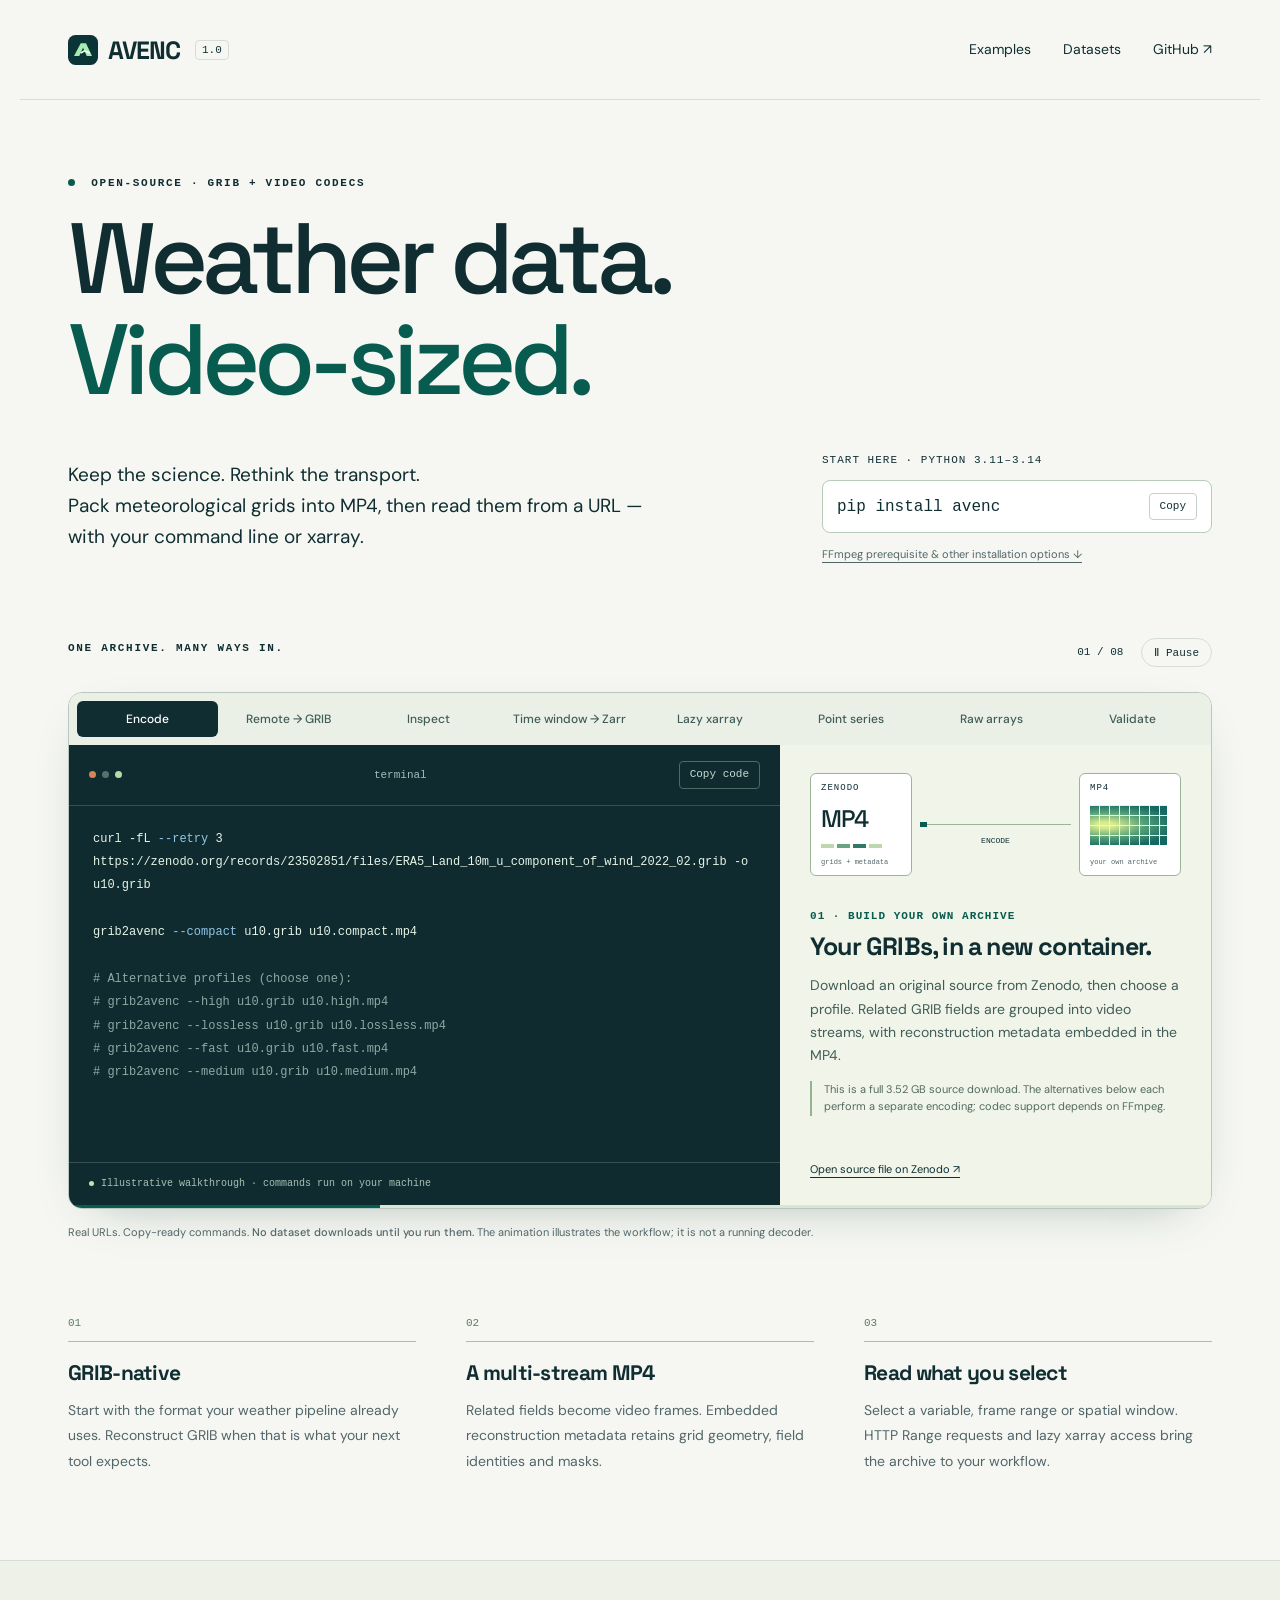
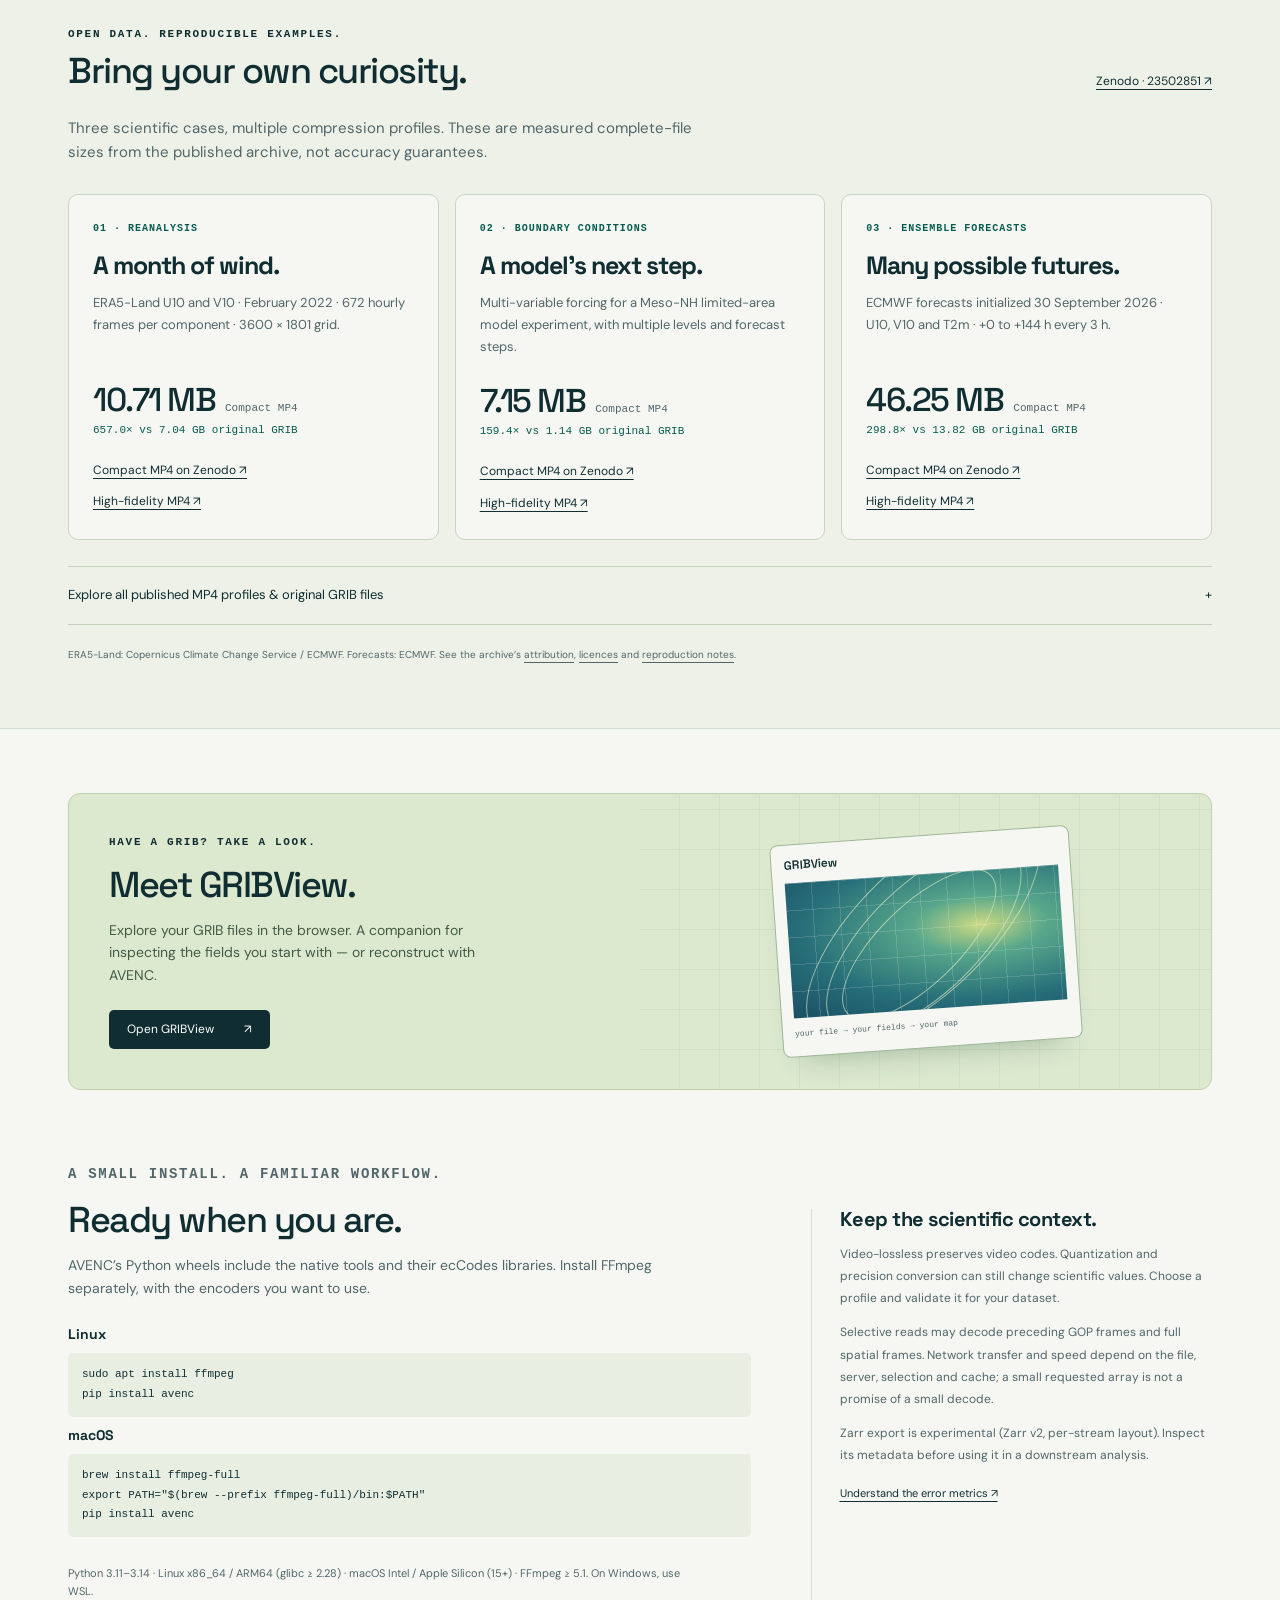
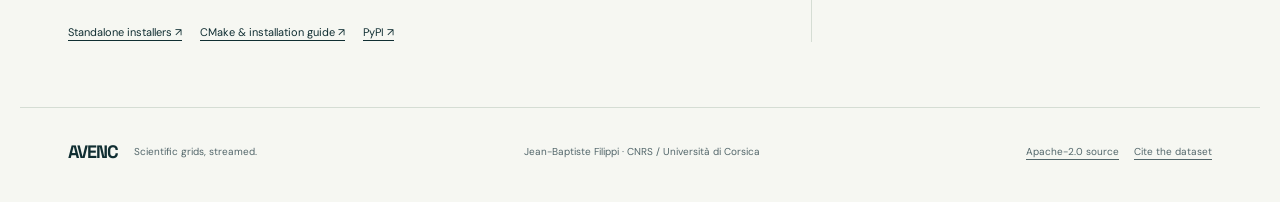
<file: site/index.html>
<!doctype html>
<html lang="en">
<head>
<meta charset="utf-8"><meta name="viewport" content="width=device-width, initial-scale=1">
<meta name="description" content="AVENC packs meteorological GRIB grids into MP4. Try remote GRIB decoding, lazy xarray reads, temporal subsets and Zarr export with public Zenodo datasets.">
<meta name="theme-color" content="#f6f7f2">
<meta property="og:title" content="AVENC — Weather data. Video-sized."><meta property="og:description" content="GRIB in. Video streams out. Scientific grids on demand. Copy working Python and command-line examples using open Zenodo datasets.">
<title>AVENC — Weather data. Video-sized.</title>
<link rel="icon" href="assets/mark.svg" type="image/svg+xml"><link rel="stylesheet" href="assets/style.css">
<script type="module" src="assets/app.js"></script>
</head>
<body>
<header class="navigation"><a class="brand" href="#" aria-label="AVENC home"><img src="assets/mark.svg" width="30" height="30" alt="">AVENC<span class="version">1.0</span></a><nav aria-label="Main navigation"><a href="#examples">Examples</a><a href="#datasets">Datasets</a><a href="https://github.com/filippi/avenc">GitHub <span aria-hidden="true">↗</span></a></nav></header>
<main>
<section class="hero wrap">
<div class="eyebrow"><span class="status-dot"></span> OPEN-SOURCE · GRIB + VIDEO CODECS</div>
<h1>Weather data.<br><span>Video-sized.</span></h1>
<div class="hero-bottom"><p class="intro">Keep the science. Rethink the transport.<br>Pack meteorological grids into MP4, then read them from a URL — with your command line or xarray.</p><div class="install"><span class="label">START HERE · PYTHON 3.11–3.14</span><div class="install-command"><code>pip install avenc</code><button class="copy" data-copy="pip install avenc" aria-label="Copy pip install command">Copy</button></div><a href="#installation">FFmpeg prerequisite &amp; other installation options <span aria-hidden="true">↓</span></a></div></div>
</section>
<section class="showcase wrap" id="examples" aria-labelledby="examples-title">
<div class="section-heading"><div><p class="eyebrow" id="examples-title">ONE ARCHIVE. MANY WAYS IN.</p></div><div class="playback"><span id="step-counter">01 / 08</span><button id="play-toggle" aria-label="Pause walkthrough">Ⅱ Pause</button></div></div>
<div class="demo-shell">
<div class="scenario-tabs" role="tablist" aria-label="Example workflows" id="scenario-tabs"></div>
<div class="demo-body" id="demo-panel" role="tabpanel" aria-labelledby="tab-0"><div class="code-side"><div class="editor-header"><span><i></i><i></i><i></i></span><span id="file-label">terminal</span><button id="copy-example" class="copy">Copy code</button></div><div class="code-viewport"><pre tabindex="0" aria-label="Example code"><code id="example-code"></code></pre></div><div class="editor-footer"><span class="live-dot"></span> Illustrative walkthrough · commands run on your machine</div></div>
<div class="story-side"><div class="workflow-art" aria-hidden="true"><div class="archive-node"><span>ZENODO</span><strong>MP4</strong><div class="stream-lines"><i></i><i></i><i></i><i></i></div><small>grids + metadata</small></div><div class="transfer"><i></i><i></i><i></i><span id="transfer-label">HTTP</span></div><div class="output-node"><span id="output-type">GRIB</span><div class="grid-art"></div><small id="output-label">your scientific workflow</small></div></div><p class="eyebrow" id="example-kicker"></p><h3 id="example-title"></h3><p id="example-description"></p><div class="example-note" id="example-note"></div><a id="example-source" href="https://zenodo.org/records/23502851/files/ERALANDWIND.compact.mp4">Open source file on Zenodo ↗</a></div></div>
<div class="demo-progress"><span id="demo-progress"></span></div>
</div>
<p class="under-demo">Real URLs. Copy-ready commands. <strong>No dataset downloads until you run them.</strong> The animation illustrates the workflow; it is not a running decoder.</p>
<noscript><p>Enable JavaScript for the interactive examples, or use the <a href="https://github.com/filippi/avenc/blob/main/site/EXAMPLES.md">complete examples in Markdown</a>.</p></noscript>
</section>
<section class="principles wrap" aria-label="How it works"><article><span class="number">01</span><h3>GRIB-native</h3><p>Start with the format your weather pipeline already uses. Reconstruct GRIB when that is what your next tool expects.</p></article><article><span class="number">02</span><h3>A multi-stream MP4</h3><p>Related fields become video frames. Embedded reconstruction metadata retains grid geometry, field identities and masks.</p></article><article><span class="number">03</span><h3>Read what you select</h3><p>Select a variable, frame range or spatial window. HTTP Range requests and lazy xarray access bring the archive to your workflow.</p></article></section>
<section class="datasets-section" id="datasets"><div class="wrap"><div class="section-heading"><div><p class="eyebrow">OPEN DATA. REPRODUCIBLE EXAMPLES.</p><h2>Bring your own curiosity.</h2></div><a class="text-link" href="https://doi.org/10.5281/zenodo.23502851">Zenodo · 23502851 ↗</a></div><p class="section-intro">Three scientific cases, multiple compression profiles. These are measured complete-file sizes from the published archive, not accuracy guarantees.</p><div id="dataset-cards" class="dataset-cards"></div><details class="catalog"><summary>Explore all published MP4 profiles &amp; original GRIB files <span>+</span></summary><div class="table-scroll"><table><caption>Zenodo record 23502851 · file inventory checked 20 October 2026 · decimal MB/GB</caption><thead><tr><th scope="col">File</th><th scope="col">Size</th><th scope="col">Format</th></tr></thead><tbody id="dataset-files"></tbody></table></div></details><p class="attribution">ERA5-Land: Copernicus Climate Change Service / ECMWF. Forecasts: ECMWF. See the archive’s <a href="https://zenodo.org/records/23502851/files/ATTRIBUTION.md">attribution</a>, <a href="https://zenodo.org/records/23502851/files/LICENSE.md">licences</a> and <a href="https://zenodo.org/records/23502851/files/REPRODUCIBILITY.md">reproduction notes</a>.</p></div></section>
<section class="tools wrap"><div class="viewer-card"><div><p class="eyebrow">HAVE A GRIB? TAKE A LOOK.</p><h2>Meet GRIBView.</h2><p>Explore your GRIB files in the browser. A companion for inspecting the fields you start with — or reconstruct with AVENC.</p><a class="button-dark" href="https://filippi.github.io/gribview/">Open GRIBView <span aria-hidden="true">↗</span></a></div><div class="viewer-art" aria-hidden="true"><div class="viewer-window"><span>GRIBView</span><div class="map-grid"><i></i><i></i><i></i></div><small>your file → your fields → your map</small></div></div></div></section>
<section class="wrap practical" id="installation"><div><p class="eyebrow">A SMALL INSTALL. A FAMILIAR WORKFLOW.</p><h2>Ready when you are.</h2><p>AVENC’s Python wheels include the native tools and their ecCodes libraries. Install FFmpeg separately, with the encoders you want to use.</p><div class="install-options"><article><h3>Linux</h3><pre><code>sudo apt install ffmpeg
pip install avenc</code></pre></article><article><h3>macOS</h3><pre><code>brew install ffmpeg-full
export PATH="$(brew --prefix ffmpeg-full)/bin:$PATH"
pip install avenc</code></pre></article></div><p class="small">Python 3.11–3.14 · Linux x86_64 / ARM64 (glibc ≥ 2.28) · macOS Intel / Apple Silicon (15+) · FFmpeg ≥ 5.1. On Windows, use WSL.</p><div class="link-row"><a href="https://github.com/filippi/avenc/releases/latest">Standalone installers ↗</a><a href="https://github.com/filippi/avenc/blob/main/docs/INSTALL.md">CMake &amp; installation guide ↗</a><a href="https://pypi.org/project/avenc/">PyPI ↗</a></div></div><aside class="read-fine"><h3>Keep the scientific context.</h3><p>Video-lossless preserves video codes. Quantization and precision conversion can still change scientific values. Choose a profile and validate it for your dataset.</p><p>Selective reads may decode preceding GOP frames and full spatial frames. Network transfer and speed depend on the file, server, selection and cache; a small requested array is not a promise of a small decode.</p><p>Zarr export is experimental (Zarr v2, per-stream layout). Inspect its metadata before using it in a downstream analysis.</p><a href="https://github.com/filippi/avenc/blob/main/avenc-compare.md">Understand the error metrics ↗</a></aside></section>
</main>
<footer class="wrap"><a class="brand" href="#">AVENC<span class="footer-tag">Scientific grids, streamed.</span></a><p>Jean-Baptiste Filippi · CNRS / Università di Corsica</p><div><a href="https://github.com/filippi/avenc">Apache-2.0 source</a><a href="https://doi.org/10.5281/zenodo.23502851">Cite the dataset</a></div></footer>
<div role="status" aria-live="polite" class="toast" id="toast"></div>
</body></html>
</file>
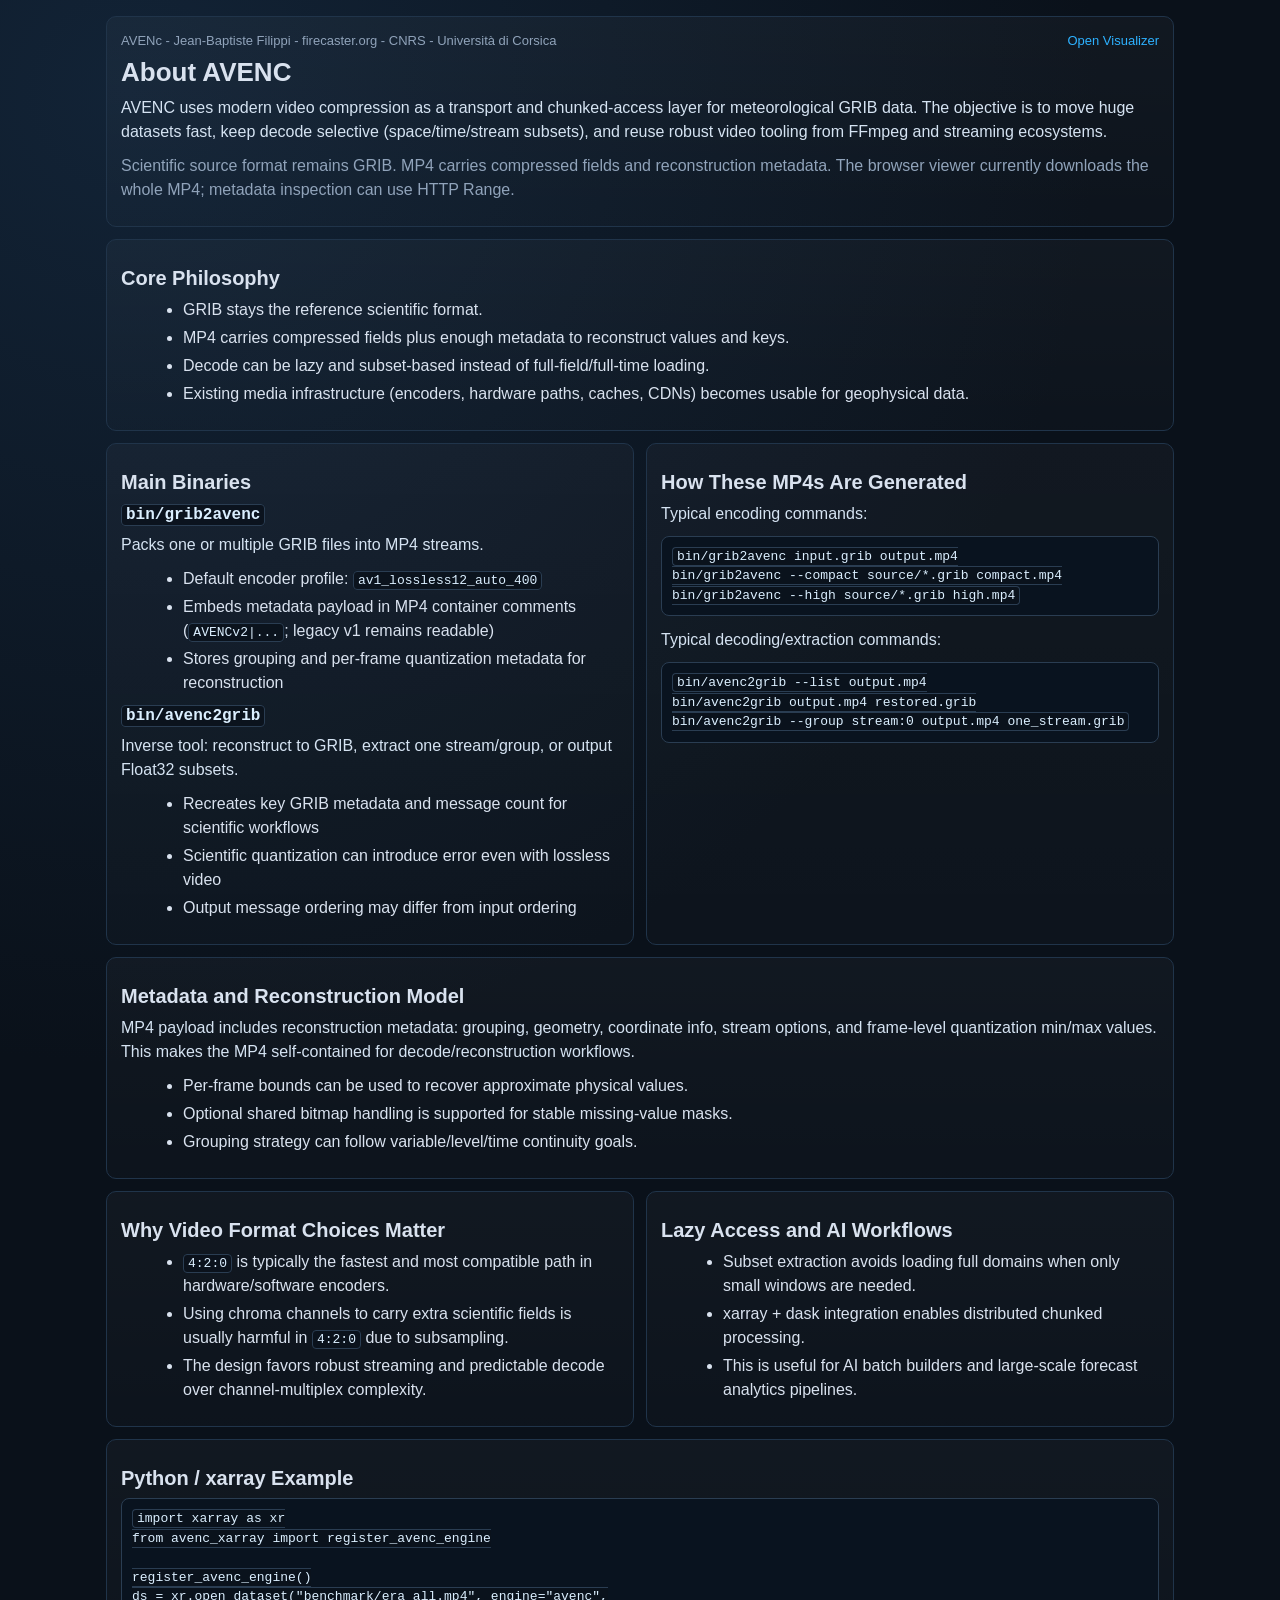
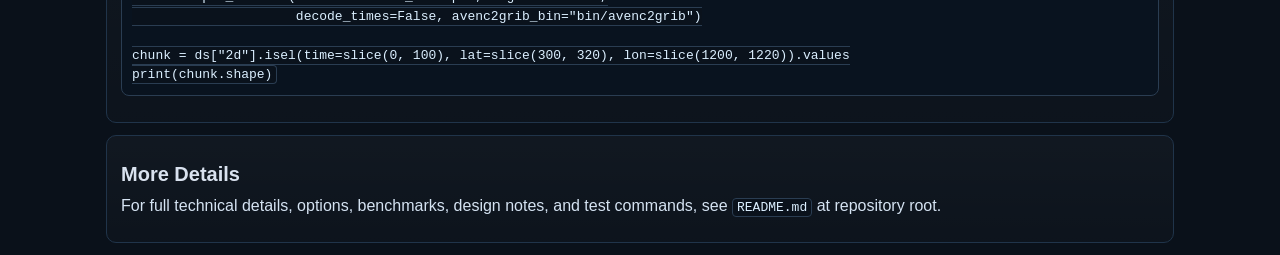
<file: www/about.html>
<!doctype html>
<html lang="en">
<head>
  <meta charset="utf-8">
  <meta name="viewport" content="width=device-width, initial-scale=1">
  <title>About AVENC</title>
  <style>
    :root {
      --bg: #0a111a;
      --panel: #111b27;
      --line: #20344a;
      --txt: #d9e2ef;
      --muted: #90a3ba;
      --accent: #2db1ff;
    }
    * { box-sizing: border-box; }
    body {
      margin: 0;
      font-family: "IBM Plex Sans", "Segoe UI", sans-serif;
      color: var(--txt);
      background: radial-gradient(circle at 10% 5%, #122336 0%, var(--bg) 46%);
      line-height: 1.5;
    }
    .wrap {
      max-width: 1100px;
      margin: 0 auto;
      padding: 16px;
      display: grid;
      gap: 12px;
    }
    .panel {
      border: 1px solid var(--line);
      border-radius: 10px;
      background: linear-gradient(180deg, rgba(255,255,255,0.03), rgba(255,255,255,0.01));
      padding: 14px;
    }
    h1, h2, h3 {
      margin: 0 0 8px 0;
      line-height: 1.2;
    }
    h1 { font-size: 26px; }
    h2 { font-size: 20px; margin-top: 12px; }
    h3 { font-size: 16px; margin-top: 10px; }
    p { margin: 0 0 10px 0; color: #d5e3f2; }
    ul { margin: 0 0 10px 22px; }
    li { margin-bottom: 4px; }
    code {
      background: rgba(10, 18, 28, 0.9);
      border: 1px solid #2a3d52;
      border-radius: 4px;
      padding: 1px 4px;
      color: #dbefff;
    }
    pre {
      margin: 8px 0 12px 0;
      background: #09131f;
      border: 1px solid #2a3d52;
      border-radius: 8px;
      padding: 10px;
      overflow: auto;
      color: #d6e8fb;
      font-size: 13px;
    }
    .topnav {
      display: flex;
      justify-content: space-between;
      align-items: center;
      gap: 10px;
      margin-bottom: 6px;
      color: var(--muted);
      font-size: 13px;
    }
    a {
      color: var(--accent);
      text-decoration: none;
    }
    a:hover {
      text-decoration: underline;
    }
    .muted { color: var(--muted); }
    .grid {
      display: grid;
      grid-template-columns: 1fr 1fr;
      gap: 12px;
    }
    @media (max-width: 900px) {
      .grid { grid-template-columns: 1fr; }
    }
  </style>
</head>
<body>
  <div class="wrap">
    <div class="panel">
      <div class="topnav">
        <div>AVENc - Jean-Baptiste Filippi - firecaster.org - CNRS - Università di Corsica</div>
        <a href="./viewer.html">Open Visualizer</a>
      </div>
      <h1>About AVENC</h1>
      <p>
        AVENC uses modern video compression as a transport and chunked-access layer for meteorological GRIB data.
        The objective is to move huge datasets fast, keep decode selective (space/time/stream subsets), and reuse
        robust video tooling from FFmpeg and streaming ecosystems.
      </p>
      <p class="muted">
        Scientific source format remains GRIB. MP4 carries compressed fields and reconstruction metadata. The browser viewer currently downloads the whole MP4; metadata inspection can use HTTP Range.
      </p>
    </div>

    <div class="panel">
      <h2>Core Philosophy</h2>
      <ul>
        <li>GRIB stays the reference scientific format.</li>
        <li>MP4 carries compressed fields plus enough metadata to reconstruct values and keys.</li>
        <li>Decode can be lazy and subset-based instead of full-field/full-time loading.</li>
        <li>Existing media infrastructure (encoders, hardware paths, caches, CDNs) becomes usable for geophysical data.</li>
      </ul>
    </div>

    <div class="grid">
      <div class="panel">
        <h2>Main Binaries</h2>
        <h3><code>bin/grib2avenc</code></h3>
        <p>Packs one or multiple GRIB files into MP4 streams.</p>
        <ul>
          <li>Default encoder profile: <code>av1_lossless12_auto_400</code></li>
          <li>Embeds metadata payload in MP4 container comments (<code>AVENCv2|...</code>; legacy v1 remains readable)</li>
          <li>Stores grouping and per-frame quantization metadata for reconstruction</li>
        </ul>
        <h3><code>bin/avenc2grib</code></h3>
        <p>Inverse tool: reconstruct to GRIB, extract one stream/group, or output Float32 subsets.</p>
        <ul>
          <li>Recreates key GRIB metadata and message count for scientific workflows</li>
          <li>Scientific quantization can introduce error even with lossless video</li>
          <li>Output message ordering may differ from input ordering</li>
        </ul>
      </div>

      <div class="panel">
        <h2>How These MP4s Are Generated</h2>
        <p>Typical encoding commands:</p>
        <pre><code>bin/grib2avenc input.grib output.mp4
bin/grib2avenc --compact source/*.grib compact.mp4
bin/grib2avenc --high source/*.grib high.mp4</code></pre>
        <p>Typical decoding/extraction commands:</p>
        <pre><code>bin/avenc2grib --list output.mp4
bin/avenc2grib output.mp4 restored.grib
bin/avenc2grib --group stream:0 output.mp4 one_stream.grib</code></pre>
      </div>
    </div>

    <div class="panel">
      <h2>Metadata and Reconstruction Model</h2>
      <p>
        MP4 payload includes reconstruction metadata: grouping, geometry, coordinate info, stream options, and frame-level
        quantization min/max values. This makes the MP4 self-contained for decode/reconstruction workflows.
      </p>
      <ul>
        <li>Per-frame bounds can be used to recover approximate physical values.</li>
        <li>Optional shared bitmap handling is supported for stable missing-value masks.</li>
        <li>Grouping strategy can follow variable/level/time continuity goals.</li>
      </ul>
    </div>

    <div class="grid">
      <div class="panel">
        <h2>Why Video Format Choices Matter</h2>
        <ul>
          <li><code>4:2:0</code> is typically the fastest and most compatible path in hardware/software encoders.</li>
          <li>Using chroma channels to carry extra scientific fields is usually harmful in <code>4:2:0</code> due to subsampling.</li>
          <li>The design favors robust streaming and predictable decode over channel-multiplex complexity.</li>
        </ul>
      </div>

      <div class="panel">
        <h2>Lazy Access and AI Workflows</h2>
        <ul>
          <li>Subset extraction avoids loading full domains when only small windows are needed.</li>
          <li>xarray + dask integration enables distributed chunked processing.</li>
          <li>This is useful for AI batch builders and large-scale forecast analytics pipelines.</li>
        </ul>
      </div>
    </div>

    <div class="panel">
      <h2>Python / xarray Example</h2>
      <pre><code>import xarray as xr
from avenc_xarray import register_avenc_engine

register_avenc_engine()
ds = xr.open_dataset("benchmark/era_all.mp4", engine="avenc",
                     decode_times=False, avenc2grib_bin="bin/avenc2grib")

chunk = ds["2d"].isel(time=slice(0, 100), lat=slice(300, 320), lon=slice(1200, 1220)).values
print(chunk.shape)</code></pre>
    </div>

    <div class="panel">
      <h2>More Details</h2>
      <p>
        For full technical details, options, benchmarks, design notes, and test commands, see
        <a href="../README.md"><code>README.md</code></a> at repository root.
      </p>
    </div>
  </div>
</body>
</html>
</file>
<file: site/assets/style.css>
@import url('https://fonts.googleapis.com/css2?family=DM+Sans:wght@400;450;500;550;600;650;700&family=Space+Grotesk:wght@400;500;600;700&display=swap');
:root{--paper:#f6f7f2;--ink:#102e32;--muted:#52666a;--line:#d5ddd4;--green:#c7edbc;--accent:#075c4f;--orange:#bd542f;--mono:ui-monospace,SFMono-Regular,Consolas,monospace}*{box-sizing:border-box}html{scroll-behavior:smooth;scroll-padding-top:30px}body{margin:0;background:var(--paper);color:var(--ink);font:16px/1.6 'DM Sans',system-ui,sans-serif}a{color:inherit;text-underline-offset:4px}button,a{-webkit-tap-highlight-color:transparent}button{font:inherit;cursor:pointer}button:focus-visible,a:focus-visible,summary:focus-visible,pre:focus-visible{outline:3px solid #d16a36;outline-offset:5px}button:disabled{cursor:default}.wrap,.navigation{max-width:1240px;margin:0 auto;padding-left:48px;padding-right:48px}.navigation{height:100px;display:flex;align-items:center;justify-content:space-between;border-bottom:1px solid var(--line)}.brand{display:flex;align-items:center;gap:10px;font:700 25px 'Space Grotesk',sans-serif;letter-spacing:-1px;text-decoration:none}.version{font:500 11px var(--mono);padding:3px 6px;border:1px solid var(--line);border-radius:4px;letter-spacing:0;margin-left:5px}nav{display:flex;gap:32px}nav a{font-size:14px;text-decoration:none}nav a:hover{text-decoration:underline}.hero{padding-top:75px;padding-bottom:72px}.eyebrow{font:600 11px/1.5 var(--mono);letter-spacing:1.7px;margin:0 0 16px}.status-dot{display:inline-block;width:7px;height:7px;background:var(--accent);border-radius:50%;margin-right:8px}h1,h2,h3{font-family:'Space Grotesk',sans-serif;line-height:1.08;margin:0;letter-spacing:-1.3px}h1{font-size:clamp(58px,7.8vw,104px);font-weight:500;letter-spacing:-6px;line-height:1.02}h1 span{color:var(--accent)}.hero-bottom{display:grid;grid-template-columns:1fr 390px;gap:60px;margin-top:34px;align-items:center}.intro{font-size:19px;line-height:1.65;max-width:590px;margin:0}.install .label{font:11px var(--mono);letter-spacing:1px}.install-command{display:flex;justify-content:space-between;align-items:center;border:1px solid #b9cbb9;border-radius:8px;padding:12px 14px;margin:9px 0 7px;background:#fff}.install-command code{font:16px var(--mono)}.copy{border:1px solid #c6d0ca;border-radius:4px;padding:4px 10px;background:transparent;color:inherit;font:11px/1.6 var(--mono)}.copy:hover{background:#ddefd9;color:#17332b}.install>a{font-size:11px;color:var(--muted)}.section-heading{display:flex;align-items:flex-end;justify-content:space-between;gap:24px;margin-bottom:25px}h2{font-size:36px;font-weight:500;letter-spacing:-1.5px}.section-heading .eyebrow{margin-bottom:10px}.playback{display:flex;gap:18px;align-items:center;font:11px var(--mono);flex-shrink:0}.playback button{background:none;border:1px solid var(--line);border-radius:20px;padding:7px 12px;font:11px var(--mono);color:var(--ink)}.demo-shell{border:1px solid #b9c8bc;border-radius:14px;overflow:hidden;box-shadow:0 16px 50px -28px #153a3b66}.scenario-tabs{display:flex;gap:0;background:#eaf0e6;padding:8px;overflow:auto;scrollbar-width:thin}.scenario-tabs button{padding:10px 13px;white-space:nowrap;border:0;border-radius:6px;background:transparent;color:#405b58;font:500 12px 'DM Sans',sans-serif;flex:1}.scenario-tabs button[aria-selected=true]{background:var(--ink);color:#fff}.scenario-tabs button:hover{box-shadow:inset 0 0 0 1px #9bb6a5}.demo-body{display:grid;grid-template-columns:minmax(0,1.65fr) minmax(0,1fr);min-height:460px}.code-side{background:#102b30;color:#e6f4e8;display:flex;flex-direction:column;min-width:0}.editor-header{display:flex;align-items:center;justify-content:space-between;padding:16px 20px;border-bottom:1px solid #365052;font:11px var(--mono);color:#a4bcb9}.editor-header>span:first-child{display:flex;gap:6px}.editor-header i{width:7px;height:7px;border-radius:50%;background:#54736c}.editor-header i:first-child{background:#d48459}.editor-header i:last-child{background:#b7d9a6}.editor-header .copy{color:#c4d8d0;border-color:#506965}.code-viewport{flex:1;min-height:325px;padding:22px 24px;overflow:auto}.code-viewport pre{margin:0;font:12px/1.95 var(--mono);white-space:pre-wrap;overflow-wrap:anywhere;tab-size:4}.token-comment{color:#8ea9a3}.token-string{color:#bde3a7}.token-keyword{color:#eda875}.token-flag{color:#91c5e6}.editor-footer{font:10px/1.6 var(--mono);padding:13px 20px;border-top:1px solid #365052;color:#a9c0b4;display:flex;gap:7px;align-items:center}.live-dot{height:5px;width:5px;background:#bce7a7;border-radius:50%;flex-shrink:0}.story-side{padding:26px 30px;background:#f0f4e9;display:flex;flex-direction:column}.story-side h3{font-size:25px;letter-spacing:-.8px}.story-side p:not(.eyebrow){font-size:14px;color:#425d58;line-height:1.65;margin:14px 0}.story-side .eyebrow{color:var(--accent);margin-bottom:9px;letter-spacing:1px}.example-note{border-left:2px solid #93b48e;padding-left:12px;font-size:11px;color:#536b5e;margin:0 0 18px}.story-side>a{font-size:11px;margin-top:auto;align-self:flex-start}.workflow-art{display:flex;align-items:center;margin:0 0 30px;height:107px}.archive-node,.output-node{border:1px solid #9bb59b;border-radius:6px;background:#fff;padding:9px 10px;min-width:102px;height:103px;display:flex;flex-direction:column;justify-content:space-between}.archive-node>span,.output-node>span{font:9px var(--mono);letter-spacing:1px}.archive-node strong{font:500 24px 'Space Grotesk';letter-spacing:-1px}.workflow-art small{font:7px var(--mono);white-space:nowrap;color:var(--muted)}.stream-lines{display:flex;gap:3px}.stream-lines i{width:13px;height:4px;background:#bed7ae}.stream-lines i:nth-child(2){background:#68a57f}.stream-lines i:nth-child(3){background:#2e7a66}.transfer{flex:1;height:1px;background:#9bb59b;position:relative;margin:0 8px;min-width:25px}.transfer>span{position:absolute;top:12px;font:8px var(--mono);width:100%;text-align:center;white-space:nowrap}.transfer i{position:absolute;height:5px;width:7px;background:var(--accent);top:-2px;animation:transit 2s infinite ease-in-out}.transfer i:nth-child(2){animation-delay:.5s}.transfer i:nth-child(3){animation-delay:1s}@keyframes transit{0%{left:0;opacity:0}20%{opacity:1}85%{opacity:1}100%{left:90%;opacity:0}}.grid-art{height:40px;width:77px;background:repeating-linear-gradient(0deg,transparent 0 9px,#edf1e5 9px 10px),repeating-linear-gradient(90deg,transparent 0 9px,#edf1e5 9px 10px),radial-gradient(ellipse at 20% 50%,#d8eb8d 10%,#539f78 45%,#156761 80%)}.demo-progress{height:3px;background:#dbe5d5}.demo-progress span{display:block;height:100%;background:var(--accent);width:0}.under-demo{color:var(--muted);font-size:11px;margin-top:15px}.under-demo strong{font-weight:500}.principles{display:grid;grid-template-columns:repeat(3,1fr);gap:50px;padding-top:64px;padding-bottom:72px}.number{font:11px var(--mono);color:#5b7e69;border-bottom:1px solid #aac0a4;display:block;padding-bottom:12px;margin-bottom:20px}.principles h3{font-size:21px;letter-spacing:-.7px}.principles p{font-size:14px;color:var(--muted);line-height:1.8}.datasets-section{border-block:1px solid var(--line);background:#edf1e7;padding:65px 0}.text-link{font-size:12px}.section-intro{max-width:650px;font-size:15px;color:var(--muted);margin-bottom:30px}.dataset-cards{display:grid;grid-template-columns:repeat(3,1fr);gap:16px}.dataset-card{background:var(--paper);border:1px solid #c8d3c0;border-radius:10px;padding:26px 24px}.dataset-card .eyebrow{font-size:10px;color:var(--accent);letter-spacing:1px}.dataset-card h3{font-size:25px;letter-spacing:-1px}.dataset-card p{font-size:13px;line-height:1.7;color:var(--muted);min-height:65px}.size-pair{display:flex;align-items:baseline;gap:10px;margin:22px 0 3px}.size-pair strong{font:500 33px 'Space Grotesk';letter-spacing:-1.5px}.size-pair span{font:11px var(--mono);color:var(--muted)}.ratio{font:11px var(--mono);color:var(--accent);margin-bottom:25px}.dataset-card>a{font-size:12px;display:block;margin-top:12px}.catalog{margin-top:26px;border-block:1px solid #c5d1bc}.catalog summary{padding:18px 0;cursor:pointer;list-style:none;font-size:13px;display:flex;justify-content:space-between}.catalog summary::-webkit-details-marker{display:none}.catalog[open] summary span{transform:rotate(45deg)}.table-scroll{overflow:auto}table{width:100%;border-collapse:collapse;font-size:12px;text-align:left}caption{text-align:left;font-size:10px;color:var(--muted);padding:10px 0 20px}th{font:11px var(--mono);color:var(--muted)}td,th{padding:10px 12px 10px 0;border-bottom:1px solid #d1dacb}td:first-child{font:11px var(--mono)}td:nth-child(2){white-space:nowrap}.attribution{font-size:10px;color:var(--muted);margin-bottom:0;margin-top:22px}.tools{padding-top:64px;padding-bottom:64px}.viewer-card{display:grid;grid-template-columns:1fr 1fr;border-radius:12px;background:#dce9cf;border:1px solid #bfd0b1;overflow:hidden}.viewer-card>div:first-child{padding:40px}.viewer-card p:not(.eyebrow){font-size:14px;max-width:400px;color:#435b46}.button-dark{display:inline-flex;gap:30px;background:var(--ink);color:#fff;padding:10px 18px;border-radius:5px;text-decoration:none;font-size:12px;margin-top:10px}.viewer-art{padding:32px;display:flex;align-items:center;justify-content:center;background:repeating-linear-gradient(0deg,transparent 0 39px,#b5c9a844 39px 40px),repeating-linear-gradient(90deg,transparent 0 39px,#b5c9a844 39px 40px)}.viewer-window{width:300px;border-radius:8px;border:1px solid #9fb799;background:var(--paper);box-shadow:0 20px 30px -20px #234b3e55;transform:rotate(-4deg);padding:12px}.viewer-window>span{font:600 12px 'Space Grotesk';display:block;margin-bottom:10px}.map-grid{height:135px;position:relative;overflow:hidden;background:repeating-linear-gradient(0deg,transparent 0 26px,#ffffff25 26px 27px),repeating-linear-gradient(90deg,transparent 0 26px,#ffffff25 26px 27px),radial-gradient(ellipse at 70% 40%,#ccda84,#58a78b 25%,#276f79 65%,#1b4f64)}.map-grid i{display:block;position:absolute;width:200px;height:80px;border:1px solid #dce8c3aa;border-radius:50%;transform:rotate(-40deg);top:30px;left:30px}.map-grid i:nth-child(2){width:250px;height:110px;top:10px;left:10px}.map-grid i:nth-child(3){width:300px;height:130px;top:-10px;left:-15px}.viewer-window small{font:8px var(--mono);color:var(--muted)}.practical{display:grid;grid-template-columns:1.7fr 1fr;gap:60px;padding-top:10px;padding-bottom:65px}.practical p{font-size:14px;color:var(--muted);max-width:620px}.install-options{margin:28px 0}.install-options h3{font-size:14px;letter-spacing:0}.install-options pre{font:11px/1.8 var(--mono);padding:12px 14px;background:#e9eee3;border-radius:5px;white-space:pre-wrap;overflow-wrap:anywhere}.practical .small{font-size:11px}.link-row{display:flex;flex-wrap:wrap;gap:18px;font-size:11px;margin-top:24px}.read-fine{border-left:1px solid var(--line);padding-left:28px;margin-top:45px}.read-fine h3{font-size:20px;letter-spacing:-.5px}.read-fine p{font-size:12px;line-height:1.85}.read-fine>a{font-size:11px}footer{border-top:1px solid var(--line);display:flex;flex-wrap:wrap;justify-content:space-between;align-items:center;gap:20px;padding-top:26px!important;padding-bottom:30px!important}footer .brand{font-size:18px}.footer-tag{font:10px 'DM Sans';letter-spacing:0;color:var(--muted);margin-left:6px}footer p,footer>div{font-size:10px;color:var(--muted)}footer>div{display:flex;gap:15px}.toast{position:fixed;bottom:22px;left:50%;transform:translate(-50%,20px);opacity:0;pointer-events:none;background:var(--ink);color:#fff;padding:10px 20px;border-radius:6px;font-size:12px;transition:.2s;z-index:10}.toast.show{opacity:1;transform:translate(-50%,0)}.paused .transfer i{animation-play-state:paused}
@media(min-width:1400px){.hero{padding-top:90px;padding-bottom:82px}}@media(max-width:1000px){.wrap,.navigation{padding-left:30px;padding-right:30px}.demo-body{grid-template-columns:1.5fr 1fr}.story-side{padding:24px 20px}.hero-bottom{grid-template-columns:1fr 340px;gap:30px}.workflow-art{transform:scale(.9);transform-origin:left center}.archive-node,.output-node{min-width:90px}.dataset-card{padding:22px 18px}.practical{gap:35px}.scenario-tabs button{padding:10px 9px;font-size:11px}}@media(max-width:760px){.navigation{height:78px}nav{gap:18px}nav a{font-size:12px}.wrap,.navigation{padding-left:22px;padding-right:22px}.hero{padding-top:48px;padding-bottom:46px}h1{letter-spacing:-3.5px;font-size:clamp(55px,11vw,80px)}.hero-bottom{grid-template-columns:1fr;gap:25px}.intro{font-size:17px}.install{max-width:420px}.section-heading{align-items:flex-start}h2{font-size:29px}.section-heading .eyebrow{font-size:9px}.playback{gap:8px;margin-top:3px}.playback>span{display:none}.demo-body{grid-template-columns:1fr}.scenario-tabs button{flex:none;font-size:12px;padding:10px 13px}.code-viewport{min-height:310px;padding:18px}.code-viewport pre{font-size:11px}.story-side{padding:24px}.workflow-art{display:none}.story-side h3{font-size:23px}.story-side p:not(.eyebrow){font-size:13px}.editor-footer{font-size:8px}.principles{gap:20px;padding-top:36px;padding-bottom:35px}.principles h3{font-size:17px}.principles p{font-size:12px}.datasets-section{padding:40px 0}.datasets-section .section-heading{flex-direction:column;gap:15px}.dataset-cards{grid-template-columns:1fr}.dataset-card{padding:24px;display:block}.dataset-card p{min-height:0}.size-pair{margin-top:16px}.ratio{margin-bottom:15px}.viewer-card{grid-template-columns:1fr}.viewer-card>div:first-child{padding:28px}.viewer-art{padding:24px}.tools{padding-block:40px}.practical{grid-template-columns:1fr;gap:12px}.read-fine{margin-top:10px;padding-left:20px}footer{gap:12px}.footer-tag{display:none}.under-demo{font-size:10px}}@media(max-width:420px){.principles{grid-template-columns:1fr;gap:15px}.number{margin-bottom:12px}.principles p{margin-top:8px}.brand{font-size:22px}nav{gap:13px}.eyebrow{font-size:9px}.playback button{font-size:10px;padding:7px 9px}}@media(prefers-reduced-motion:reduce){html{scroll-behavior:auto}*,*:before,*:after{animation:none!important;transition:none!important}}
</file>
